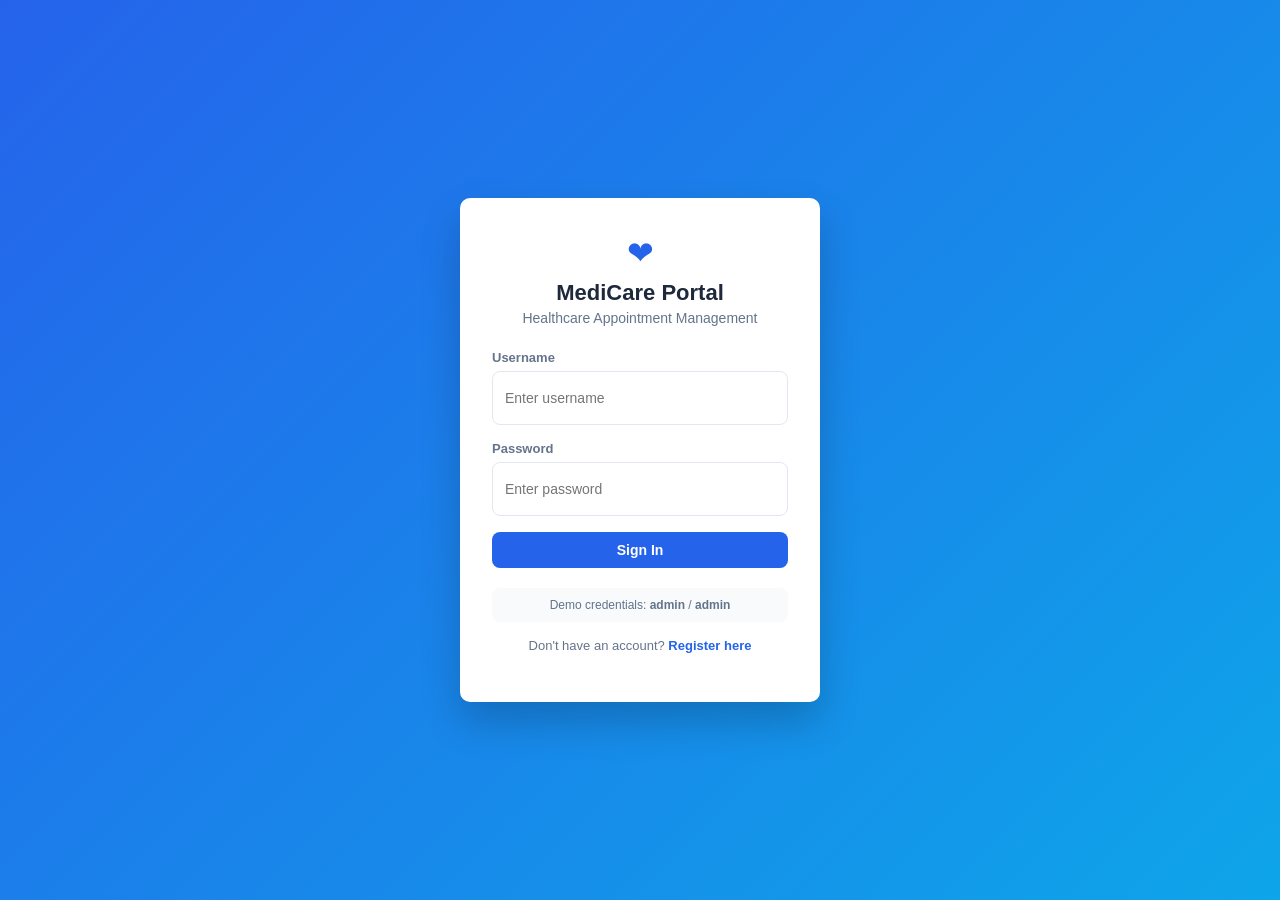
<file: index.html>
<!DOCTYPE html>
<html lang="en">
<head>
<meta charset="UTF-8">
<meta name="viewport" content="width=device-width, initial-scale=1.0">
<title>MediCare Portal | Login</title>
<link rel="stylesheet" href="css/style.css">
</head>
<body class="login-body">
  <div class="login-wrapper">
    <div class="login-card">
      <div class="brand">
        <span class="brand-icon">&#10084;</span>
        <h1>MediCare Portal</h1>
        <p>Healthcare Appointment Management</p>
      </div>

      <form id="loginForm" class="login-form">
        <div class="field">
          <label for="username">Username</label>
          <input type="text" id="username" name="username" placeholder="Enter username" autocomplete="username" required>
        </div>
        <div class="field">
          <label for="password">Password</label>
          <input type="password" id="password" name="password" placeholder="Enter password" autocomplete="current-password" required>
        </div>
        <p id="loginError" class="error-msg" hidden>Invalid username or password.</p>
        <button type="submit" class="btn btn-primary btn-block">Sign In</button>
      </form>

      <div class="login-hint">
        Demo credentials: <strong>admin</strong> / <strong>admin</strong>
      </div>

      <p class="switch-link">Don't have an account? <a href="register.html">Register here</a></p>
    </div>
  </div>

  <script src="js/users.js"></script>
  <script src="js/auth.js"></script>
</body>
</html>
</file>
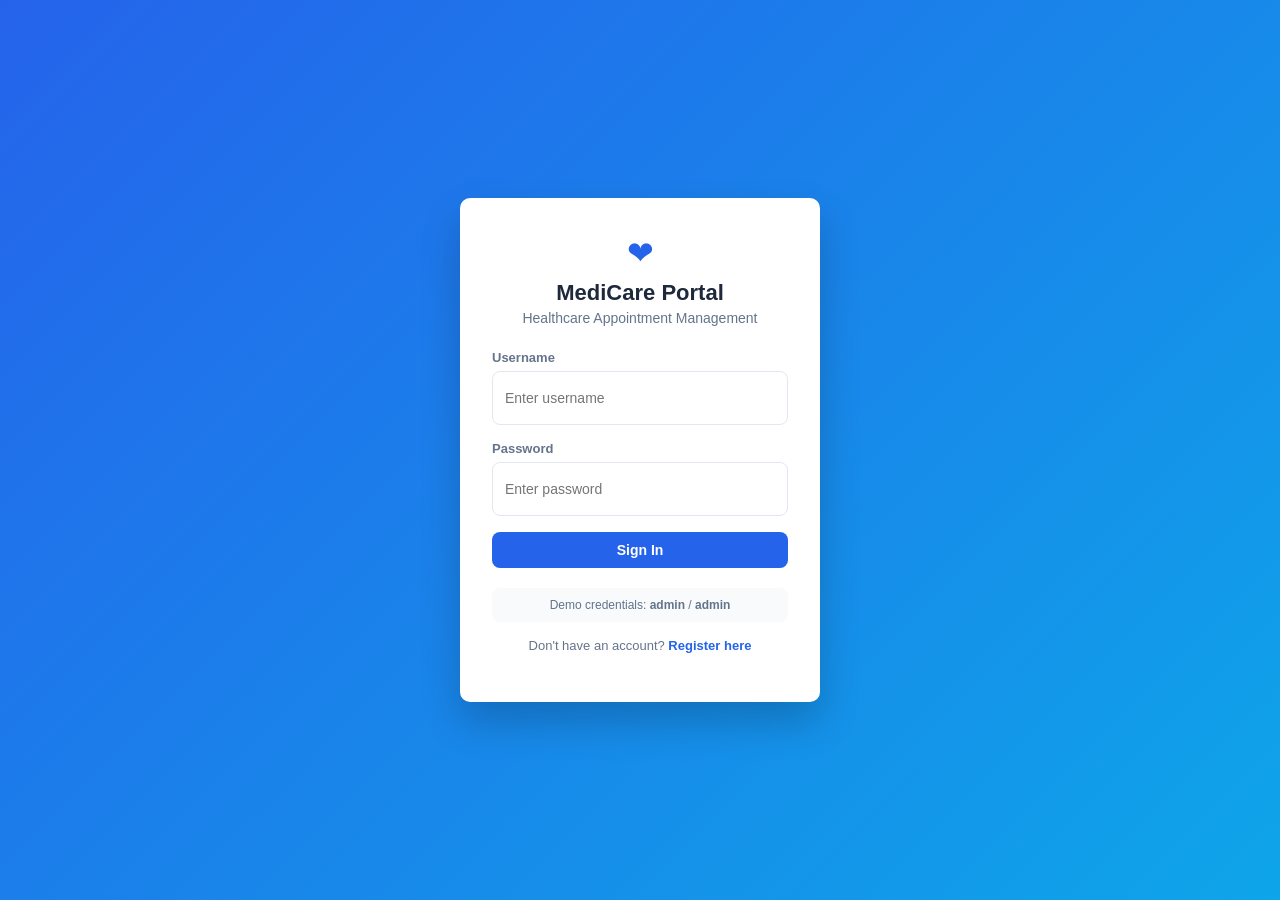
<file: appointments.html>
<!DOCTYPE html>
<html lang="en">
<head>
<meta charset="UTF-8">
<meta name="viewport" content="width=device-width, initial-scale=1.0">
<title>MediCare Portal | Appointments</title>
<link rel="stylesheet" href="css/style.css">
<script src="js/guard.js"></script>
</head>
<body>
  <header class="topbar">
    <div class="topbar-brand">
      <span class="brand-icon">&#10084;</span>
      <span>MediCare Portal</span>
    </div>
    <div class="topbar-user">
      <span id="welcomeMsg">Welcome, admin</span>
      <button id="logoutBtn" class="btn btn-outline">Logout</button>
    </div>
  </header>

  <main class="dashboard">
    <h1 class="page-title">Appointments Dashboard</h1>

    <!-- Feature 1: Stats overview -->
    <section class="stats-grid" id="statsGrid" aria-label="Appointment statistics">
      <div class="stat-card">
        <span class="stat-value" id="statTotal">0</span>
        <span class="stat-label">Total Appointments</span>
      </div>
      <div class="stat-card stat-upcoming">
        <span class="stat-value" id="statUpcoming">0</span>
        <span class="stat-label">Upcoming</span>
      </div>
      <div class="stat-card stat-completed">
        <span class="stat-value" id="statCompleted">0</span>
        <span class="stat-label">Completed</span>
      </div>
      <div class="stat-card stat-cancelled">
        <span class="stat-value" id="statCancelled">0</span>
        <span class="stat-label">Cancelled</span>
      </div>
    </section>

    <div class="dashboard-grid">
      <!-- Feature 2: Book appointment -->
      <section class="panel" id="bookPanel">
        <h2>Book New Appointment</h2>
        <form id="bookForm" class="book-form">
          <div class="field">
            <label for="patientName">Patient Name</label>
            <input type="text" id="patientName" placeholder="e.g. John Smith" required minlength="4" maxlength="100" pattern="[A-Za-z\s]{4,100}" title="Name must be between 4 and 100 characters and contain only letters and spaces.">
          </div>
          <div class="field">
            <label for="doctorSelect">Doctor</label>
            <select id="doctorSelect" required></select>
          </div>
          <div class="field-row">
            <div class="field">
              <label for="apptDate">Date</label>
              <input type="date" id="apptDate" required>
            </div>
            <div class="field">
              <label for="apptTime">Time</label>
              <input type="time" id="apptTime" required>
            </div>
          </div>
          <div class="field">
            <label for="apptReason">Reason for Visit</label>
            <textarea id="apptReason" rows="2" placeholder="Brief description..." maxlength="500"></textarea>
          </div>
          <button type="submit" class="btn btn-primary btn-block">Book Appointment</button>
          <p id="bookSuccess" class="success-msg" hidden>Appointment booked successfully!</p>
        </form>
      </section>

      <!-- Feature 3: Doctor directory -->
      <section class="panel" id="doctorPanel">
        <h2>Doctor Directory</h2>
        <div class="doctor-list" id="doctorList"></div>
      </section>

      <section class="panel" id="todayPanel" aria-labelledby="todayAppointmentsTitle">
        <h2 id="todayAppointmentsTitle">Today's Upcoming</h2>
        <div id="todayAppointments" class="today-appointments" aria-live="polite"></div>
      </section>
    </div>

    <!-- Feature 4: Appointment list with search/filter/cancel -->
    <section class="panel panel-wide">
      <div class="panel-header">
        <h2>All Appointments</h2>
        <div class="filters">
          <input type="text" id="searchInput" class="search-input" placeholder="Search patient or doctor...">
          <input type="date" id="filterDate" aria-label="Filter appointments by date">
          <select id="filterStatus">
            <option value="all">All Statuses</option>
            <option value="Upcoming">Upcoming</option>
            <option value="Completed">Completed</option>
            <option value="Cancelled">Cancelled</option>
          </select>
        </div>
      </div>
      <div class="table-wrapper">
        <table class="appt-table">
          <thead>
            <tr>
              <th><button type="button" class="sort-header" data-sort-key="patient">Patient <span class="sort-indicator" aria-hidden="true"></span></button></th>
              <th><button type="button" class="sort-header" data-sort-key="doctor">Doctor <span class="sort-indicator" aria-hidden="true"></span></button></th>
              <th><button type="button" class="sort-header" data-sort-key="specialty">Specialty <span class="sort-indicator" aria-hidden="true"></span></button></th>
              <th><button type="button" class="sort-header active" data-sort-key="date">Date <span class="sort-indicator" aria-hidden="true">▼</span></button></th>
              <th><button type="button" class="sort-header" data-sort-key="time">Time <span class="sort-indicator" aria-hidden="true"></span></button></th>
              <th><button type="button" class="sort-header" data-sort-key="status">Status <span class="sort-indicator" aria-hidden="true"></span></button></th>
              <th>Actions</th>
            </tr>
          </thead>
          <tbody id="apptTableBody"></tbody>
        </table>
        <p id="noResults" class="no-results" hidden>No appointments found.</p>
      </div>
      <nav id="appointmentPagination" class="pagination" aria-label="Appointment pages"></nav>
    </section>
  </main>

  <dialog id="appointmentDetailsDialog" class="appointment-details-dialog" aria-labelledby="appointmentDetailsTitle">
    <div class="details-dialog-header">
      <h2 id="appointmentDetailsTitle">Appointment Details</h2>
      <button type="button" id="closeAppointmentDetails" class="details-close" aria-label="Close appointment details">&times;</button>
    </div>
    <div id="appointmentDetailsContent"></div>
  </dialog>

  <script src="js/data.js"></script>
  <script src="js/app.js"></script>
</body>
</html>
</file>
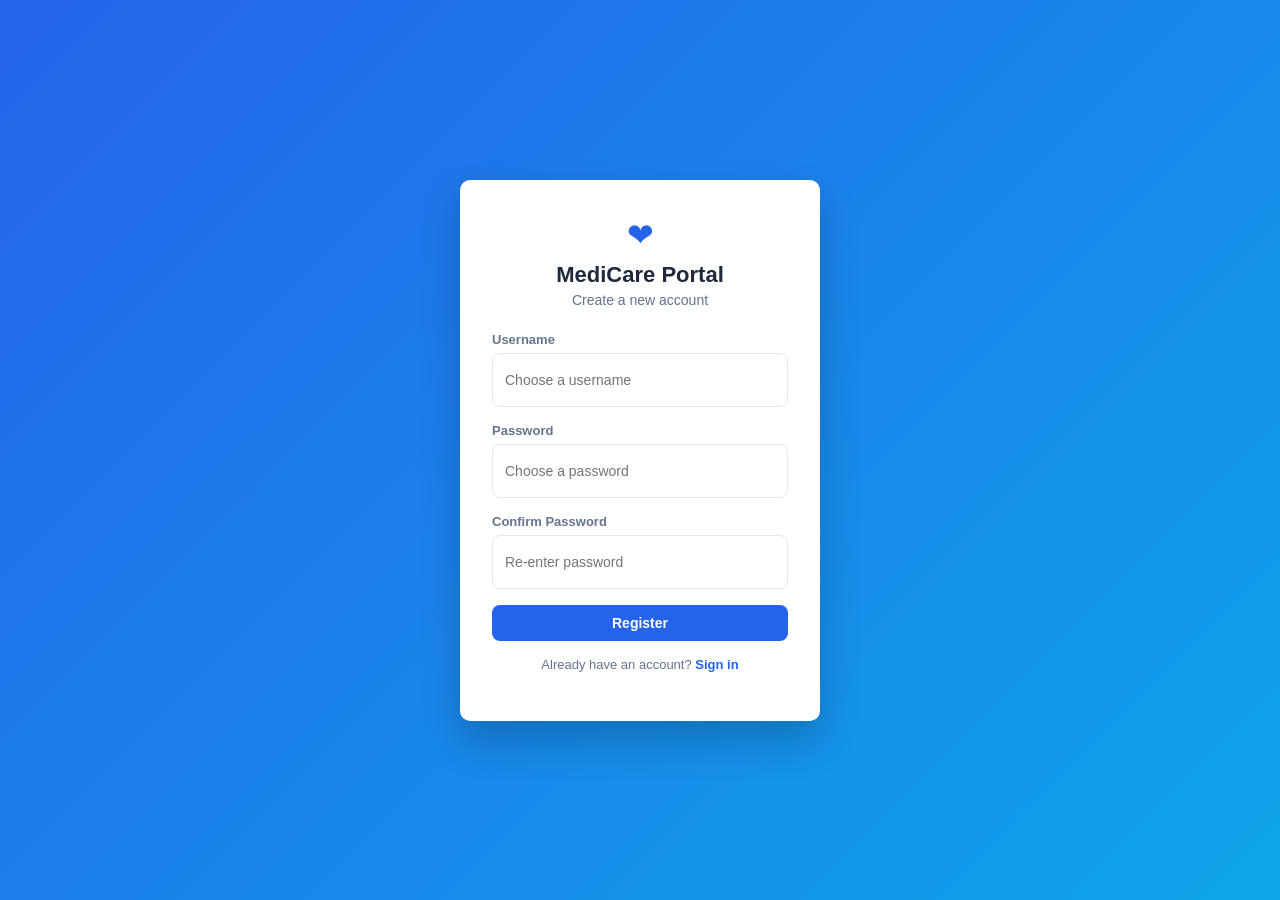
<file: register.html>
<!DOCTYPE html>
<html lang="en">
<head>
<meta charset="UTF-8">
<meta name="viewport" content="width=device-width, initial-scale=1.0">
<title>MediCare Portal | Register</title>
<link rel="stylesheet" href="css/style.css">
</head>
<body class="login-body">
  <div class="login-wrapper">
    <div class="login-card">
      <div class="brand">
        <span class="brand-icon">&#10084;</span>
        <h1>MediCare Portal</h1>
        <p>Create a new account</p>
      </div>

      <form id="registerForm" class="login-form">
        <div class="field">
          <label for="newUsername">Username</label>
          <input type="text" id="newUsername" placeholder="Choose a username" autocomplete="username" required>
        </div>
        <div class="field">
          <label for="newPassword">Password</label>
          <input type="password" id="newPassword" placeholder="Choose a password" autocomplete="new-password" required minlength="4" maxlength="100">
        </div>
        <div class="field">
          <label for="confirmPassword">Confirm Password</label>
          <input type="password" id="confirmPassword" placeholder="Re-enter password" autocomplete="new-password" required minlength="4" maxlength="100">
        </div>
        <p id="registerError" class="error-msg" hidden></p>
        <p id="registerSuccess" class="success-msg" hidden>Account created! Redirecting to login...</p>
        <button type="submit" class="btn btn-primary btn-block">Register</button>
      </form>

      <p class="switch-link">Already have an account? <a href="index.html">Sign in</a></p>
    </div>
  </div>

  <script src="js/users.js"></script>
  <script src="js/register.js"></script>
</body>
</html>
</file>
<file: css/style.css>
:root {
  --primary: #2563eb;
  --primary-dark: #1d4ed8;
  --danger: #dc2626;
  --success: #16a34a;
  --warning: #d97706;
  --bg: #f1f5f9;
  --card-bg: #ffffff;
  --border: #e2e8f0;
  --text: #1e293b;
  --text-muted: #64748b;
  --radius: 10px;
}

* {
  box-sizing: border-box;
}

body {
  margin: 0;
  font-family: "Segoe UI", Roboto, Helvetica, Arial, sans-serif;
  background: var(--bg);
  color: var(--text);
}

/* ---------- Login page ---------- */
.login-body {
  min-height: 100vh;
  display: flex;
  align-items: center;
  justify-content: center;
  background: linear-gradient(135deg, #2563eb 0%, #0ea5e9 100%);
}

.login-wrapper {
  width: 100%;
  max-width: 400px;
  padding: 20px;
}

.login-card {
  background: var(--card-bg);
  border-radius: var(--radius);
  padding: 36px 32px;
  box-shadow: 0 20px 40px rgba(0, 0, 0, 0.2);
}

.brand {
  text-align: center;
  margin-bottom: 24px;
}
.brand-icon {
  font-size: 32px;
  color: var(--primary);
}
.brand h1 {
  margin: 8px 0 4px;
  font-size: 22px;
}
.brand p {
  margin: 0;
  color: var(--text-muted);
  font-size: 14px;
}

.login-form .field {
  margin-bottom: 16px;
}

.field label {
  display: block;
  font-size: 13px;
  font-weight: 600;
  margin-bottom: 6px;
  color: var(--text-muted);
}

.field input,
.field select,
.field textarea {
  width: 100%;
  padding: 18px 12px;
  border: 1px solid var(--border);
  border-radius: 8px;
  font-size: 14px;
  font-family: inherit;
  background: #fff;
  color: var(--text);
}

.field input:focus,
.field select:focus,
.field textarea:focus {
  outline: none;
  border-color: var(--primary);
  box-shadow: 0 0 0 3px rgba(37, 99, 235, 0.15);
}

.field-row {
  display: flex;
  gap: 12px;
}
.field-row .field {
  flex: 1;
}

.btn {
  cursor: pointer;
  border: none;
  border-radius: 8px;
  padding: 10px 18px;
  font-size: 14px;
  font-weight: 600;
  transition:
    background 0.15s,
    color 0.15s;
}

.btn-primary {
  background: var(--primary);
  color: #fff;
}
.btn-primary:hover {
  background: var(--primary-dark);
}
.btn-block {
  width: 100%;
}

.btn-outline {
  background: transparent;
  border: 1px solid rgba(255, 255, 255, 0.6);
  color: #fff;
}
.btn-outline:hover {
  background: rgba(255, 255, 255, 0.15);
}

.btn-small {
  padding: 6px 12px;
  font-size: 12px;
  border-radius: 6px;
}
.btn-danger {
  background: var(--danger);
  color: #fff;
}
.btn-danger:hover {
  background: #b91c1c;
}
.btn-disabled {
  background: var(--border);
  color: var(--text-muted);
  cursor: not-allowed;
}
.btn-details {
  background: #eff6ff;
  color: var(--primary-dark);
}
.btn-details:hover {
  background: #dbeafe;
}

.error-msg {
  color: var(--danger);
  font-size: 13px;
  margin: 0 0 12px;
}
.success-msg {
  color: var(--success);
  font-size: 13px;
  margin: 10px 0 0;
}

.login-hint {
  margin-top: 20px;
  text-align: center;
  font-size: 12px;
  color: var(--text-muted);
  background: #f8fafc;
  border-radius: 8px;
  padding: 10px;
}

.switch-link {
  margin-top: 16px;
  text-align: center;
  font-size: 13px;
  color: var(--text-muted);
}

.switch-link a {
  color: var(--primary);
  font-weight: 600;
  text-decoration: none;
}
.switch-link a:hover {
  text-decoration: underline;
}

/* ---------- Topbar ---------- */
.topbar {
  background: var(--primary);
  color: #fff;
  padding: 14px 28px;
  display: flex;
  align-items: center;
  justify-content: space-between;
}

.topbar-brand {
  display: flex;
  align-items: center;
  gap: 10px;
  font-weight: 700;
  font-size: 18px;
}
.topbar-user {
  display: flex;
  align-items: center;
  gap: 14px;
  font-size: 14px;
}

/* ---------- Dashboard layout ---------- */
.dashboard {
  max-width: 1360px;
  margin: 0 auto;
  padding: 28px 20px 60px;
}
.page-title {
  margin: 0 0 20px;
  font-size: 24px;
}

.stats-grid {
  display: grid;
  grid-template-columns: repeat(auto-fit, minmax(180px, 1fr));
  gap: 16px;
  margin-bottom: 24px;
}

.stat-card {
  background: var(--card-bg);
  border-radius: var(--radius);
  padding: 18px 20px;
  border-left: 4px solid var(--primary);
  box-shadow: 0 1px 3px rgba(0, 0, 0, 0.06);
  display: flex;
  flex-direction: column;
}

.stat-upcoming {
  border-left-color: var(--primary);
}
.stat-completed {
  border-left-color: var(--success);
}
.stat-cancelled {
  border-left-color: var(--danger);
}

.stat-value {
  font-size: 28px;
  font-weight: 700;
}
.stat-label {
  font-size: 13px;
  color: var(--text-muted);
  margin-top: 4px;
}

.dashboard-grid {
  display: grid;
  grid-template-columns: minmax(280px, 1.1fr) minmax(260px, 1fr) minmax(240px, 0.9fr);
  gap: 20px;
  margin-bottom: 20px;
}

@media (max-width: 1100px) {
  .dashboard-grid {
    grid-template-columns: 1.1fr 1fr;
  }
  #todayPanel {
    grid-column: 1 / -1;
  }
}

@media (max-width: 800px) {
  .dashboard-grid {
    grid-template-columns: 1fr;
  }
  .field-row {
    flex-direction: column;
    gap: 0;
  }
}

.panel {
  background: var(--card-bg);
  border-radius: var(--radius);
  padding: 22px;
  box-shadow: 0 1px 3px rgba(0, 0, 0, 0.06);
}

.panel h2 {
  margin: 0 0 16px;
  font-size: 17px;
}

.panel-wide {
  grid-column: 1 / -1;
}

.panel-header {
  display: flex;

  justify-content: space-between;

  align-items: center;

  gap: 16px;

  flex-wrap: wrap;
}

.filters {
  display: flex;

  align-items: center;

  gap: 10px;

  flex: 1;

  justify-content: flex-end;

  min-width: 0;
}
.filters input,
.filters select {
  padding: 8px 10px;
  border: 1px solid var(--border);
  border-radius: 8px;
  font-size: 13px;
}

/* Doctor directory */
.doctor-list {
  display: flex;
  flex-direction: column;
  gap: 12px;
}

.doctor-card {
  display: flex;
  align-items: center;
  gap: 12px;
  padding: 12px;
  border: 1px solid var(--border);
  border-radius: 8px;
}

.doctor-avatar {
  width: 40px;
  height: 40px;
  border-radius: 50%;
  background: var(--primary);
  color: #fff;
  display: flex;
  align-items: center;
  justify-content: center;
  font-weight: 700;
  flex-shrink: 0;
}

.doctor-info {
  flex: 1;
}
.doctor-name {
  font-weight: 600;
  font-size: 14px;
}
.doctor-specialty {
  font-size: 12px;
  color: var(--text-muted);
}
.doctor-availability {
  font-size: 12px;
  color: var(--success);
  margin-top: 2px;
}

.today-appointments {
  display: flex;
  flex-direction: column;
  gap: 10px;
}

.today-appointment {
  display: flex;
  gap: 12px;
  padding: 12px 0;
  border-bottom: 1px solid var(--border);
}

.today-appointment:last-child {
  padding-bottom: 0;
  border-bottom: 0;
}

.today-time {
  color: var(--primary-dark);
  font-size: 13px;
  font-weight: 700;
  white-space: nowrap;
}

.today-details {
  display: flex;
  min-width: 0;
  flex-direction: column;
  gap: 3px;
  font-size: 13px;
}

.today-details span,
.today-empty {
  color: var(--text-muted);
  font-size: 12px;
}

.today-empty {
  margin: 0;
  padding: 12px 0;
}

/* Appointment table */
.table-wrapper {
  overflow-x: auto;
}

.appt-table {
  width: 100%;
  border-collapse: collapse;
  font-size: 13px;
}
.appt-table th,
.appt-table td {
  text-align: left;
  padding: 10px 12px;
  border-bottom: 1px solid var(--border);
}
.appt-table th {
  color: var(--text-muted);
  font-weight: 600;
  font-size: 12px;
  text-transform: uppercase;
}

.sort-header {
  display: inline-flex;
  align-items: center;
  flex-wrap: wrap;
  gap: 4px;
  min-height: 24px;
  padding: 0;
  border: 0;
  background: transparent;
  color: inherit;
  font: inherit;
  text-transform: inherit;
  text-align: left;
  white-space: normal;
  cursor: pointer;
}

.sort-header:hover,
.sort-header.active {
  color: var(--primary-dark);
}

.sort-indicator {
  display: inline-block;
  width: 9px;
  font-size: 9px;
  line-height: 1;
}

.status-badge {
  padding: 3px 10px;
  border-radius: 999px;
  font-size: 11px;
  font-weight: 600;
}

.status-Upcoming {
  background: #dbeafe;
  color: var(--primary-dark);
}
.status-Completed {
  background: #dcfce7;
  color: var(--success);
}
.status-Cancelled {
  background: #fee2e2;
  color: var(--danger);
}

.no-results {
  text-align: center;
  color: var(--text-muted);
  padding: 20px 0;
}

.pagination {
  display: flex;
  align-items: center;
  justify-content: flex-end;
  gap: 12px;
  margin-top: 16px;
}

.pagination-summary {
  color: var(--text-muted);
  font-size: 14px;
}

.appointment-details-dialog {
  width: min(480px, calc(100% - 32px));
  border: 0;
  border-radius: var(--radius);
  padding: 22px;
  color: var(--text);
  box-shadow: 0 20px 40px rgba(15, 23, 42, 0.2);
}

.appointment-details-dialog::backdrop {
  background: rgba(15, 23, 42, 0.45);
}

.details-dialog-header {
  display: flex;
  align-items: center;
  justify-content: space-between;
  gap: 16px;
  margin-bottom: 16px;
}

.details-dialog-header h2 {
  margin: 0;
  font-size: 18px;
}

.details-close {
  border: 0;
  background: transparent;
  color: var(--text-muted);
  cursor: pointer;
  font-size: 28px;
  line-height: 1;
}

.appointment-details-list {
  display: grid;
  gap: 12px;
  margin: 0;
}

.appointment-details-list div {
  display: grid;
  grid-template-columns: 130px 1fr;
  gap: 12px;
}

.appointment-details-list dt {
  color: var(--text-muted);
  font-size: 13px;
  font-weight: 600;
}

.appointment-details-list dd {
  margin: 0;
  font-size: 14px;
  overflow-wrap: anywhere;
}

.search-input {
  flex: 1;

  min-width: 220px;

  max-width: 350px;

  padding: 10px 12px;
}

#filterStatus {
  width: 160px;

  flex-shrink: 0;
}
</file>
